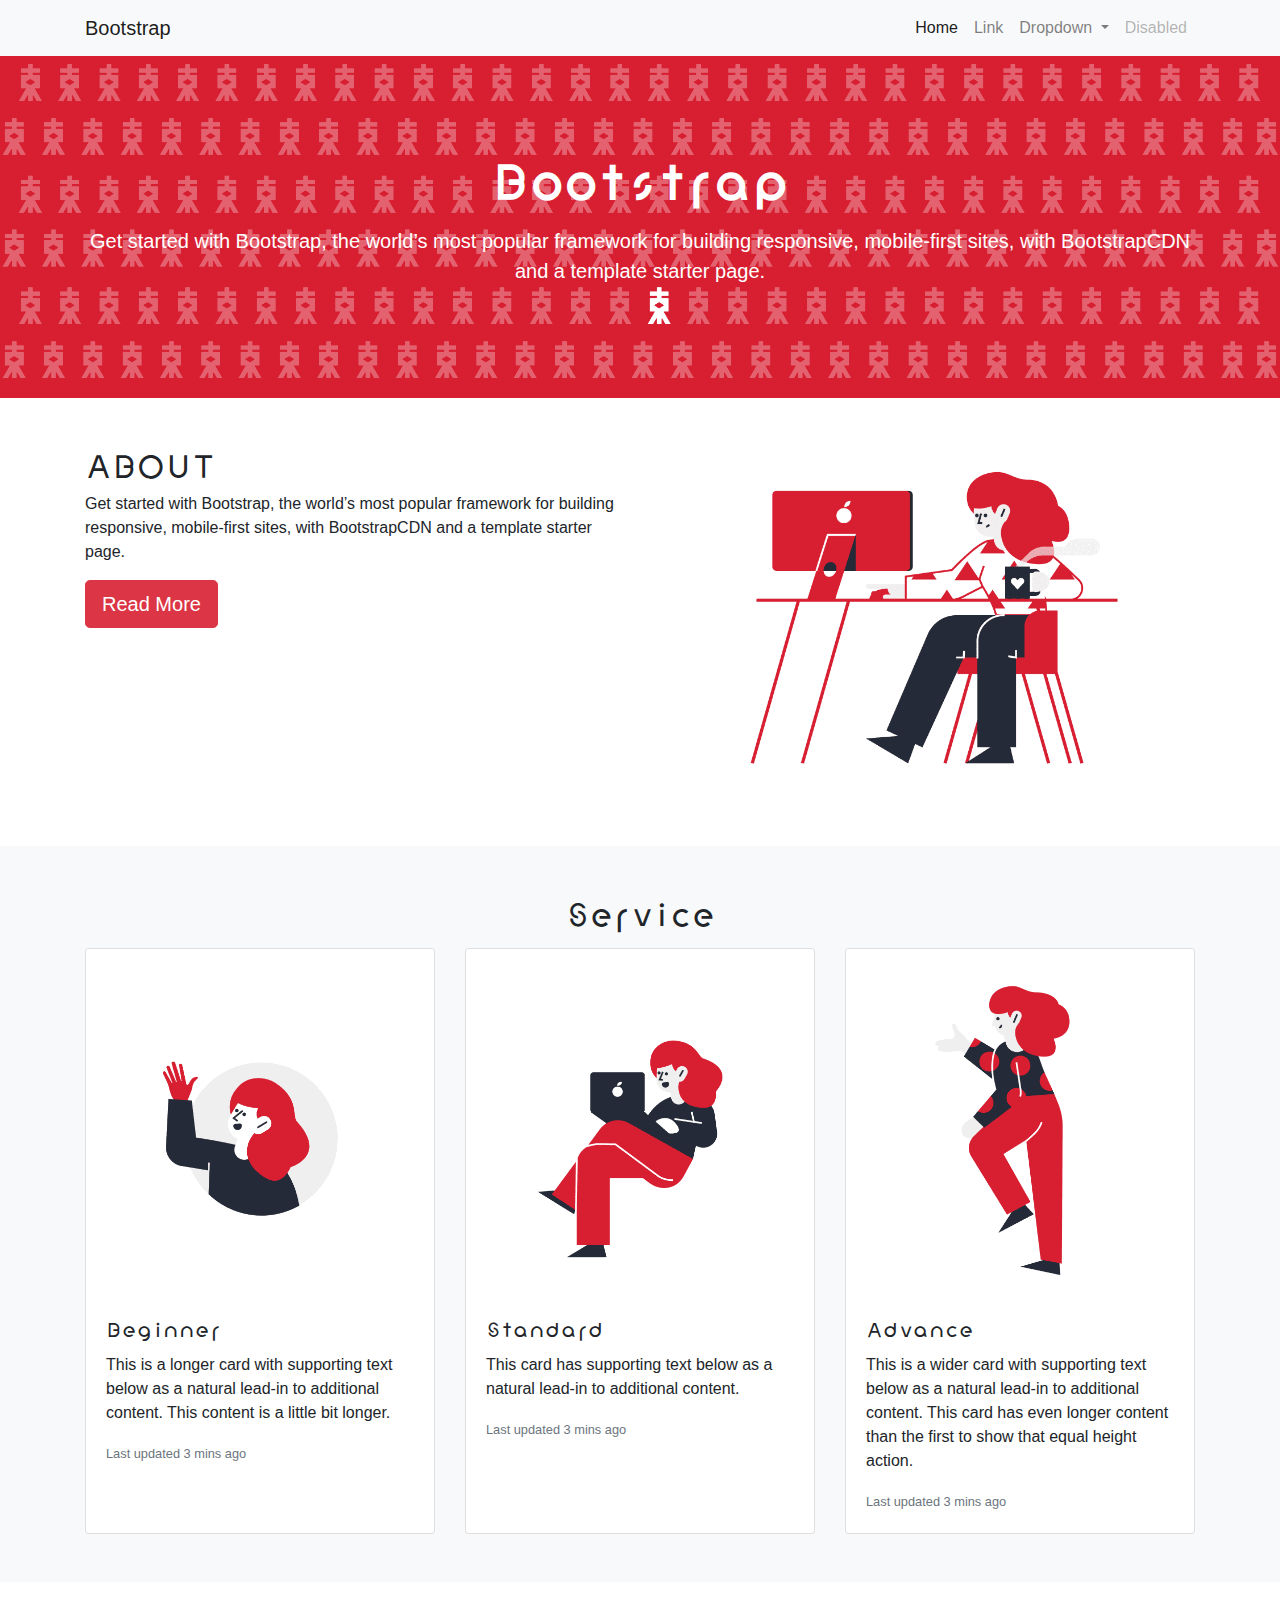
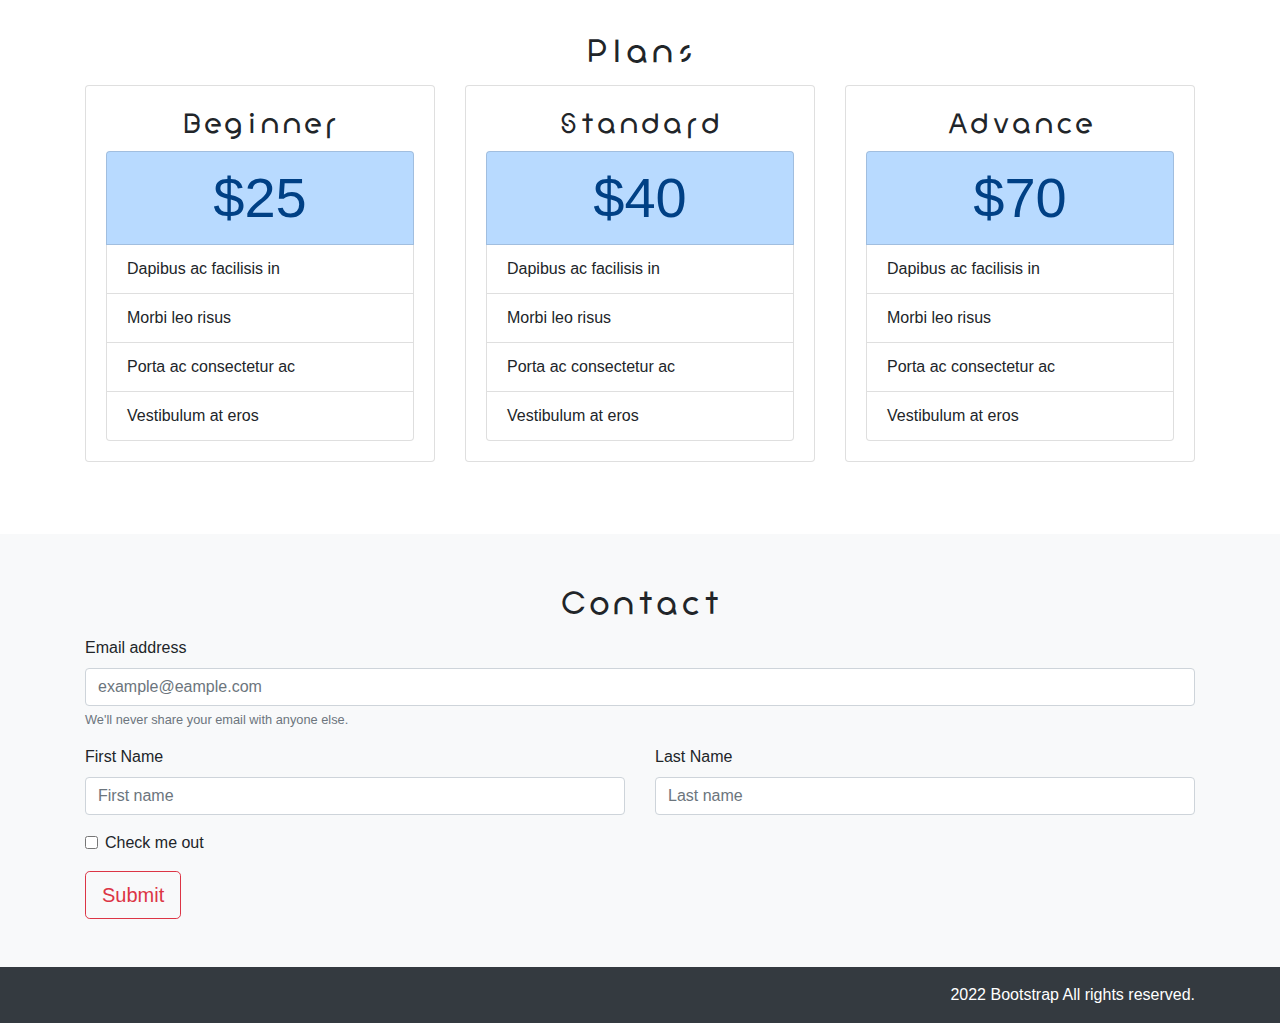
<file: index.html>
<!doctype html>
<html lang="ja">

<head>
    <!-- Required meta tags -->
    <meta charset="utf-8">
    <meta name="viewport" content="width=device-width, initial-scale=1, shrink-to-fit=no">

    <!-- Bootstrap CSS -->
    <link rel="stylesheet" href="https://stackpath.bootstrapcdn.com/bootstrap/4.4.1/css/bootstrap.min.css"
        integrity="sha384-Vkoo8x4CGsO3+Hhxv8T/Q5PaXtkKtu6ug5TOeNV6gBiFeWPGFN9MuhOf23Q9Ifjh" crossorigin="anonymous">
    <link rel="stylesheet" href="./css/style.css">
    <title>Bootstrap LP</title>
</head>

<body>
    <nav class="navbar navbar-expand-lg navbar-light bg-light">
        <div class="container">
            <a class="navbar-brand" href="#">Bootstrap</a>
            <button class="navbar-toggler" type="button" data-toggle="collapse" data-target="#navbarSupportedContent"
                aria-controls="navbarSupportedContent" aria-expanded="false" aria-label="Toggle navigation">
                <span class="navbar-toggler-icon"></span>
            </button>

            <div class="collapse navbar-collapse" id="navbarSupportedContent">
                <ul class="navbar-nav ml-auto">
                    <li class="nav-item active">
                        <a class="nav-link" href="#">Home <span class="sr-only">(current)</span></a>
                    </li>
                    <li class="nav-item">
                        <a class="nav-link" href="#">Link</a>
                    </li>
                    <li class="nav-item dropdown">
                        <a class="nav-link dropdown-toggle" href="#" id="navbarDropdown" role="button"
                            data-toggle="dropdown" aria-haspopup="true" aria-expanded="false">
                            Dropdown
                        </a>
                        <div class="dropdown-menu" aria-labelledby="navbarDropdown">
                            <a class="dropdown-item" href="#">Action</a>
                            <a class="dropdown-item" href="#">Another action</a>
                            <div class="dropdown-divider"></div>
                            <a class="dropdown-item" href="#">Something else here</a>
                        </div>
                    </li>
                    <li class="nav-item">
                        <a class="nav-link disabled" href="#" tabindex="-1" aria-disabled="true">Disabled</a>
                    </li>
                </ul>
            </div>
        </div>
    </nav>

    <section class="top py-5 text-white">
        <div class="container py-5">
            <h1 class="text-center display-3 font-weight-bold mb-3 top-title">Bootstrap</h1>
            <p class="text-center lead">Get started with Bootstrap, the world’s most popular framework for building
                responsive, mobile-first sites, with BootstrapCDN and a template starter page.</p>
        </div>
    </section>

    <section class="about py-5">
        <div class="container">
            <div class="row">
                <div class="col-md-6 mb-5">
                    <h2>ABOUT</h2>
                    <p>Get started with Bootstrap, the world’s most popular framework for building responsive,
                        mobile-first sites, with BootstrapCDN and a template starter page.</p>
                    <button class="btn btn-danger btn-lg">Read More</button>
                </div>
                <div class="col-md-6">
                    <img src="./img/about.png" class="w-100" alt="">
                </div>
            </div>
        </div>
    </section>

    <section class="service bg-light py-5">
        <div class="container">
            <h2 class="text-center mb-3">Service</h2>
            <div class="card-deck">
                <div class="card">
                    <img src="./img/beginner.png" class="card-img-top" alt="...">
                    <div class="card-body">
                        <h5 class="card-title">Beginner</h5>
                        <p class="card-text">This is a longer card with supporting text below as a natural lead-in to
                            additional content. This content is a little bit longer.</p>
                        <p class="card-text"><small class="text-muted">Last updated 3 mins ago</small></p>
                    </div>
                </div>
                <div class="card">
                    <img src="./img/standard.png" class="card-img-top" alt="...">
                    <div class="card-body">
                        <h5 class="card-title">Standard</h5>
                        <p class="card-text">This card has supporting text below as a natural lead-in to additional
                            content.</p>
                        <p class="card-text"><small class="text-muted">Last updated 3 mins ago</small></p>
                    </div>
                </div>
                <div class="card">
                    <img src="./img/advance.png" class="card-img-top" alt="...">
                    <div class="card-body">
                        <h5 class="card-title">Advance</h5>
                        <p class="card-text">This is a wider card with supporting text below as a natural lead-in to
                            additional content. This card has even longer content than the first to show that equal
                            height action.</p>
                        <p class="card-text"><small class="text-muted">Last updated 3 mins ago</small></p>
                    </div>
                </div>
            </div>
        </div>
    </section>

    <section class="plans py-5">
        <div class="container">
            <h2 class="text-center mb-3">Plans</h2>
            <div class="row row-cols-1 row-cols-md-3">
                <div class="col mb-4">
                    <div class="card">
                        <div class="card-body">
                            <h3 class="card-title text-center">Beginner</h3>
                            <ul class="list-group">
                                <li class="list-group-item display-4 text-center list-group-item-primary">$25</li>
                                <li class="list-group-item">Dapibus ac facilisis in</li>
                                <li class="list-group-item">Morbi leo risus</li>
                                <li class="list-group-item">Porta ac consectetur ac</li>
                                <li class="list-group-item">Vestibulum at eros</li>
                            </ul>
                        </div>
                    </div>
                </div>
                <div class="col mb-4">
                    <div class="card">
                        <div class="card-body">
                            <h3 class="card-title text-center">Standard</h3>
                            <ul class="list-group">
                                <li class="list-group-item display-4 text-center list-group-item-primary">$40</li>
                                <li class="list-group-item">Dapibus ac facilisis in</li>
                                <li class="list-group-item">Morbi leo risus</li>
                                <li class="list-group-item">Porta ac consectetur ac</li>
                                <li class="list-group-item">Vestibulum at eros</li>
                            </ul>
                        </div>
                    </div>
                </div>
                <div class="col mb-4">
                    <div class="card">
                        <div class="card-body">
                            <h3 class="card-title text-center">Advance</h3>
                            <ul class="list-group">
                                <li class="list-group-item display-4 text-center list-group-item-primary">$70</li>
                                <li class="list-group-item">Dapibus ac facilisis in</li>
                                <li class="list-group-item">Morbi leo risus</li>
                                <li class="list-group-item">Porta ac consectetur ac</li>
                                <li class="list-group-item">Vestibulum at eros</li>
                            </ul>
                        </div>
                    </div>
                </div>
            </div>
        </div>
    </section>

    <section class="contact py-5 bg-light">
        <div class="container">
            <h2 class="text-center mb-3">Contact</h2>
            <form>
                <div class="form-group">
                    <label for="exampleInputEmail1">Email address</label>
                    <input type="email" class="form-control" id="exampleInputEmail1" aria-describedby="emailHelp" placeholder="example@eample.com">
                    <small id="emailHelp" class="form-text text-muted">We'll never share your email with anyone
                        else.</small>
                </div>
                <div class="row mb-3">
                    <div class="col">
                        <label for="firstName">First Name</label>
                        <input type="text" class="form-control" placeholder="First name" id="firstName">
                    </div>
                    <div class="col">
                        <label for="lastName">Last Name</label>
                        <input type="text" class="form-control" placeholder="Last name" id="lastName">
                    </div>
                </div>
                <div class="form-group form-check">
                    <input type="checkbox" class="form-check-input" id="exampleCheck1">
                    <label class="form-check-label" for="exampleCheck1">Check me out</label>
                </div>
                <button type="submit" class="btn btn-outline-danger btn-lg">Submit</button>
            </form>
        </div>
    </section>

    <footer class="py-3 bg-dark">
        <div class="container">
            <p class="text-white text-right m-0">2022 Bootstrap All rights reserved. </p>
        </div>
    </footer>

    <!-- Optional JavaScript -->
    <!-- jQuery first, then Popper.js, then Bootstrap JS -->
    <script src="https://code.jquery.com/jquery-3.4.1.slim.min.js"
        integrity="sha384-J6qa4849blE2+poT4WnyKhv5vZF5SrPo0iEjwBvKU7imGFAV0wwj1yYfoRSJoZ+n"
        crossorigin="anonymous"></script>
    <script src="https://cdn.jsdelivr.net/npm/popper.js@1.16.0/dist/umd/popper.min.js"
        integrity="sha384-Q6E9RHvbIyZFJoft+2mJbHaEWldlvI9IOYy5n3zV9zzTtmI3UksdQRVvoxMfooAo"
        crossorigin="anonymous"></script>
    <script src="https://stackpath.bootstrapcdn.com/bootstrap/4.4.1/js/bootstrap.min.js"
        integrity="sha384-wfSDF2E50Y2D1uUdj0O3uMBJnjuUD4Ih7YwaYd1iqfktj0Uod8GCExl3Og8ifwB6"
        crossorigin="anonymous"></script>
</body>

</html>
</file>
<file: css/style.css>
@charset "UTF=8";

@font-face {
    font-family: 'ROLAchan'; /* フォント名 */
    /* フォーマットごとにパスを指定 */
    src: url('../ROLAchan/ROLAchan-Regular.otf') format('opentype');
}

body h1,h2,h3,h5 {
    font-family: 'ROLAchan', Verdana, Geneva, Tahoma, sans-serif;
}

.top {
    background-image: url(../img/top.png);
    background-size: cover;
}

.top-title {
    font-size: 48px;
}
</file>
